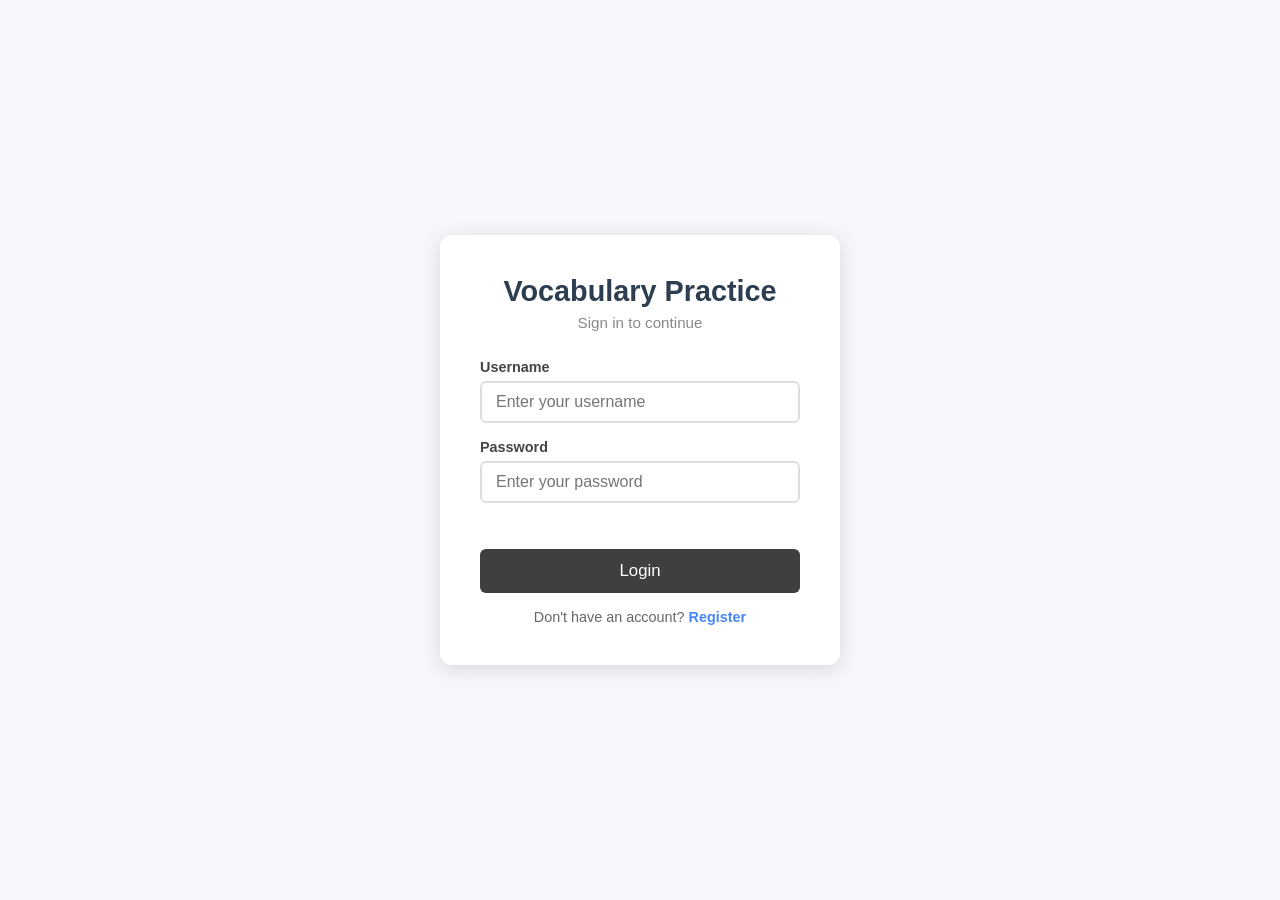
<file: admin/admin.html>
<!DOCTYPE html>
<html lang="en">

<head>
    <meta charset="UTF-8">
    <meta name="viewport" content="width=device-width, initial-scale=1.0">
    <link rel="stylesheet" href="admin.css">
    <title>Admin Panel</title>
</head>

<body onload="admin_onload()">

    <div id="admin-panel">
        <div class="sidebar">
            <h2>Admin</h2>
            <button class="tab-btn active" onclick="showTab('results')"> Results</button>
            <button class="tab-btn" onclick="showTab('createquiz')"> Create Quiz</button>
            <button class="tab-btn return-btn" onclick="adminLogout()">← Logout</button>
        </div>

        <div class="main">

            <!-- Results Tab -->
            <div id="tab-results" class="tab-content">
                <div class="tab-header">
                    <h2>Student Results</h2>
                    <button class="danger-btn" onclick="clearResults()">Clear All Results</button>
                </div>
                <div class="filters">
                    <input type="text" id="filter-name" placeholder="Filter by name..." oninput="renderTable()" />
                    <select id="filter-test" onchange="renderTable()">
                        <option value="">All Test Types</option>
                        <option value="Word Test">Word Test</option>
                        <option value="Definition Test">Definition Test</option>
                        <option value="Spelling Test">Spelling Test</option>
                        <option value="Synonym Test">Synonym Test</option>
                        <option value="Antonym Test">Antonym Test</option>
                        <option value="RPS Test">RPS Test</option>
                    </select>
                    <input type="text" id="filter-lesson" placeholder="Filter by lesson..." oninput="renderTable()" />
                    <input type="text" id="filter-class" placeholder="Filter by class..." oninput="renderTable()" />
                </div>
                <div class="table-wrapper">
                    <table id="results-table">
                        <thead>
                            <tr>
                                <th onclick="sortBy('name')">Name ↕</th>
                                <th onclick="sortBy('class')">Class ↕</th>
                                <th onclick="sortBy('testType')">Test Type ↕</th>
                                <th onclick="sortBy('lessons')">Lesson(s) ↕</th>
                                <th onclick="sortBy('score')">Score ↕</th>
                                <th onclick="sortBy('date')">Date & Time ↕</th>
                            </tr>
                        </thead>
                        <tbody id="results-body"></tbody>
                    </table>
                    <p id="no-results" style="display:none; text-align:center; color:#888; margin-top:30px;">No results found.</p>
                </div>
                <div class="summary" id="summary"></div>
            </div>

            <!-- Create Quiz Tab -->
            <div id="tab-createquiz" class="tab-content" style="display:none;">
                <div class="tab-header">
                    <h2>Create / Edit Quiz</h2>
                </div>

                <div class="sub-tabs">
                    <button class="sub-tab-btn active" onclick="showSubTab('addword')">Add / Edit Word</button>
                    <button class="sub-tab-btn" onclick="showSubTab('addrps')">Add / Edit RPS</button>
                    <button class="sub-tab-btn" onclick="showSubTab('delete')">Delete</button>
                    <button class="sub-tab-btn" onclick="showSubTab('manage')">Manage Lessons</button>
                </div>

                <!-- Add / Edit Word -->
                <div id="subtab-addword" class="sub-tab-content">
                    <h3>Add / Edit Word</h3>
                    <div class="form-grid">
                        <div class="form-row">
                            <label>Lesson Number</label>
                            <input type="text" id="aw-lesson" placeholder="e.g. 12 or 13 (new)" />
                        </div>
                        <div class="form-row">
                            <label>Word</label>
                            <input type="text" id="aw-word" placeholder="e.g. deluge" />
                        </div>
                        <div class="form-row">
                            <label>Part of Speech</label>
                            <input type="text" id="aw-ps" placeholder="e.g. noun" />
                        </div>
                        <div class="form-row">
                            <label>Definition</label>
                            <input type="text" id="aw-def" placeholder="e.g. a flood; an overwhelming rush" />
                        </div>
                        <div class="form-row">
                            <label>Example Sentence</label>
                            <input type="text" id="aw-ex" placeholder="Use ____ where the word goes" />
                        </div>
                        <div class="form-row">
                            <label>Synonyms</label>
                            <input type="text" id="aw-syn" placeholder="comma separated e.g. inundation, surge" />
                        </div>
                        <div class="form-row">
                            <label>Antonyms</label>
                            <input type="text" id="aw-ant" placeholder="comma separated e.g. drought, dearth" />
                        </div>
                    </div>
                    <p class="form-error" id="aw-error"></p>
                    <p class="form-success" id="aw-success"></p>
                    <div class="form-buttons">
                        <button onclick="saveWord()">Save Word</button>
                        <button class="secondary-btn" onclick="loadWordForEdit()">Load Word to Edit</button>
                    </div>
                </div>

                <!-- Add / Edit RPS -->
                <div id="subtab-addrps" class="sub-tab-content" style="display:none;">
                    <h3>Add / Edit RPS</h3>
                    <div class="form-grid">
                        <div class="form-row">
                            <label>Lesson Number</label>
                            <input type="text" id="rps-lesson" placeholder="e.g. 12 or 13 (new)" />
                        </div>
                        <div class="form-row">
                            <label>Type</label>
                            <select id="rps-type">
                                <option value="roots">Root</option>
                                <option value="prefixes">Prefix</option>
                                <option value="suffixes">Suffix</option>
                            </select>
                        </div>
                        <div class="form-row">
                            <label>Term</label>
                            <input type="text" id="rps-term" placeholder="e.g. patr" />
                        </div>
                        <div class="form-row">
                            <label>Meaning</label>
                            <input type="text" id="rps-meaning" placeholder="e.g. father" />
                        </div>
                    </div>
                    <p class="form-error" id="rps-error"></p>
                    <p class="form-success" id="rps-success"></p>
                    <button onclick="saveRPS()">Save RPS Entry</button>
                </div>

                <!-- Delete -->
                <div id="subtab-delete" class="sub-tab-content" style="display:none;">
                    <h3>Delete Entry</h3>
                    <div class="form-grid">
                        <div class="form-row">
                            <label>Lesson Number</label>
                            <input type="text" id="del-lesson" placeholder="e.g. 12" oninput="populateDeleteOptions()" />
                        </div>
                        <div class="form-row">
                            <label>Type</label>
                            <select id="del-type" onchange="populateDeleteOptions()">
                                <option value="word">Word</option>
                                <option value="rps">RPS Entry</option>
                            </select>
                        </div>
                        <div class="form-row">
                            <label>Entry</label>
                            <select id="del-entry">
                                <option value="">-- enter lesson number first --</option>
                            </select>
                        </div>
                    </div>
                    <p class="form-error" id="del-error"></p>
                    <p class="form-success" id="del-success"></p>
                    <button class="danger-btn" onclick="deleteEntry()">Delete Entry</button>
                </div>

                <!-- Manage Lessons -->
                <div id="subtab-manage" class="sub-tab-content" style="display:none;">
                    <h3>Manage Lessons</h3>
                    <p style="color:#666; margin-bottom:16px;">Locally added lessons can be deleted. Lessons from lessondata.js cannot.</p>
                    <div id="manage-lessons-list"></div>
                </div>

            </div>

        </div>
    </div>

    <script src="../lessondata.js"></script>
    <script src="../shared/api.js"></script>
    <script src="admin.js"></script>
</body>

</html>
</file>
<file: admin/admin.css>
* {
    margin: 0;
    padding: 0;
    box-sizing: border-box;
}

body {
    font-family: Arial, sans-serif;
    background-color: #f4f7fa;
    color: #333;
}

/* ── Layout ── */
#admin-panel {
    display: flex;
    height: 100vh;
}

.sidebar {
    width: 200px;
    background: #2C74B3;
    display: flex;
    flex-direction: column;
    padding: 20px 0;
    gap: 6px;
    flex-shrink: 0;
}

.sidebar h2 {
    color: white;
    text-align: center;
    margin-bottom: 20px;
    font-size: 1.3em;
    letter-spacing: 1px;
}

.tab-btn {
    background: none;
    border: none;
    color: #ccc;
    padding: 12px 20px;
    font-size: 0.95em;
    cursor: pointer;
    text-align: left;
    border-left: 3px solid transparent;
    transition: background 0.2s, color 0.2s;
    width: 100%;
    border-radius: 0;
}

.tab-btn:hover {
    background: #144272;
    color: white;
    transform: none;
}

.tab-btn.active {
    background: #144272;
    color: white;
    border-left: 3px solid #81A6C6;
}

.return-btn {
    margin-top: auto;
    color: #ffffff;
}

.main {
    flex: 1;
    padding: 30px;
    overflow-y: auto;
}

/* ── Tab Content ── */
.tab-header {
    display: flex;
    align-items: center;
    justify-content: space-between;
    margin-bottom: 20px;
}

.tab-header h2 {
    font-size: 1.6em;
    color: #2c3e50;
}

/* ── Filters ── */
.filters {
    display: flex;
    gap: 12px;
    margin-bottom: 20px;
    flex-wrap: wrap;
}

.filters input,
.filters select {
    padding: 8px 12px;
    border: 1px solid #ccc;
    border-radius: 5px;
    font-size: 0.95em;
    font-family: Arial, sans-serif;
    min-width: 160px;
}

/* ── Table ── */
.table-wrapper {
    background: white;
    border-radius: 8px;
    box-shadow: 0 2px 8px rgba(0,0,0,0.08);
    overflow: hidden;
}

table {
    width: 100%;
    border-collapse: collapse;
}

thead {
    background: #3f3f3f;
    color: white;
}

th {
    padding: 14px 16px;
    text-align: left;
    font-size: 0.9em;
    cursor: pointer;
    user-select: none;
    white-space: nowrap;
}

th:hover { background: #555; }

td {
    padding: 12px 16px;
    border-bottom: 1px solid #eee;
    font-size: 0.92em;
}

tbody tr:last-child td { border-bottom: none; }
tbody tr:hover { background: #f9f9f9; }

.score-cell { font-weight: bold; }
.score-high { color: #2e7d32; }
.score-mid  { color: #f57c00; }
.score-low  { color: #c62828; }

/* ── Summary ── */
.summary {
    margin-top: 16px;
    font-size: 0.9em;
    color: #666;
}

/* ── Buttons ── */
button {
    background-color: #81A6C6;
    color: white;
    border: none;
    padding: 10px 20px;
    border-radius: 5px;
    cursor: pointer;
    font-size: 0.95em;
    transition: background 0.3s, transform 0.2s;
    font-family: Arial, sans-serif;
}

button:hover {
    background: #45a049;
    transform: scale(1.02);
}

.danger-btn {
    background: #c62828;
    color: white;
    border: none;
    padding: 10px 18px;
    border-radius: 5px;
    cursor: pointer;
    font-size: 0.9em;
    transition: background 0.3s;
}

.danger-btn:hover {
    background: #e53935;
    transform: none;
}

.secondary-btn {
    background: #81A6C6;
}

.secondary-btn:hover {
    background: #70abde;
}

/* ── Sub Tabs ── */
.sub-tabs {
    display: flex;
    gap: 8px;
    margin-bottom: 24px;
    flex-wrap: wrap;
}

.sub-tab-btn {
    background: #81A6C6;
    color: #333;
    border: none;
    padding: 8px 16px;
    border-radius: 5px;
    cursor: pointer;
    font-size: 0.9em;
    transition: background 0.2s;
}

.sub-tab-btn:hover {
    background: #AACDDC;
    transform: none;
}

.sub-tab-btn.active {
    background: #81A6C6;
    color: white;
}

.sub-tab-content {
    background: white;
    border-radius: 8px;
    padding: 24px;
    box-shadow: 0 2px 8px rgba(0,0,0,0.08);
}

.sub-tab-content h3 {
    margin-bottom: 20px;
    font-size: 1.2em;
    color: #2c3e50;
}

/* ── Forms ── */
.form-grid {
    display: flex;
    flex-direction: column;
    gap: 14px;
    max-width: 500px;
    margin-bottom: 16px;
}

.form-row {
    display: flex;
    flex-direction: column;
    gap: 5px;
}

.form-row label {
    font-size: 0.88em;
    font-weight: bold;
    color: #444;
}

.form-row input,
.form-row select {
    padding: 9px 12px;
    border: 2px solid #ddd;
    border-radius: 5px;
    font-size: 0.95em;
    font-family: Arial, sans-serif;
    transition: border-color 0.3s;
    outline: none;
}

.form-row input:focus,
.form-row select:focus {
    border-color: #4586ff;
}

.form-buttons {
    display: flex;
    gap: 10px;
    margin-top: 6px;
}

.form-error {
    color: #c62828;
    font-size: 0.88em;
    min-height: 1.2em;
    margin-bottom: 8px;
}

.form-success {
    color: #2e7d32;
    font-size: 0.88em;
    min-height: 1.2em;
    margin-bottom: 8px;
}

/* ── Manage Lessons List ── */
.lesson-manage-card {
    background: #f9f9f9;
    border: 1px solid #ddd;
    border-radius: 6px;
    padding: 14px 18px;
    margin-bottom: 10px;
    display: flex;
    align-items: center;
    justify-content: space-between;
}

.lesson-manage-card span {
    font-weight: bold;
    font-size: 1em;
}

.lesson-manage-card .word-count {
    font-size: 0.85em;
    color: #888;
    margin-left: 10px;
}

.lesson-local-badge {
    background: #e8f5e9;
    color: #2e7d32;
    font-size: 0.78em;
    padding: 2px 8px;
    border-radius: 10px;
    margin-left: 8px;
}

/* ── Sub Tabs ── */
.sub-tabs {
    display: flex;
    gap: 8px;
    margin-bottom: 24px;
    flex-wrap: wrap;
}

.sub-tab-btn {
    background: #eee;
    color: #333;
    border: none;
    padding: 8px 16px;
    border-radius: 5px;
    cursor: pointer;
    font-size: 0.9em;
    transition: background 0.2s;
    width: auto;
    height: auto;
}

.sub-tab-btn:hover {
    background: #81A6C6;
    transform: none;
}

.sub-tab-btn.active {
    background: #81A6C6;
    color: white;
}

.sub-tab-content h3 {
    font-size: 1.2em;
    margin-bottom: 16px;
    color: #2c3e50;
}

/* ── Forms ── */
.form-grid {
    display: flex;
    flex-direction: column;
    gap: 12px;
    max-width: 600px;
    margin-bottom: 16px;
}

.form-row {
    display: flex;
    flex-direction: column;
    gap: 4px;
}

.form-row label {
    font-size: 0.88em;
    font-weight: bold;
    color: #444;
}

.form-row input,
.form-row select {
    padding: 9px 12px;
    border: 1px solid #ccc;
    border-radius: 5px;
    font-size: 0.95em;
    font-family: Arial, sans-serif;
    outline: none;
    transition: border-color 0.2s;
}

.form-row input:focus,
.form-row select:focus {
    border-color: #4586ff;
}

.form-error {
    color: #c62828;
    font-size: 0.88em;
    min-height: 1.2em;
    margin-bottom: 8px;
}

.form-success {
    color: #2e7d32;
    font-size: 0.88em;
    min-height: 1.2em;
    margin-bottom: 8px;
}

.form-buttons {
    display: flex;
    gap: 10px;
    margin-top: 4px;
}

.secondary-btn {
    background: #AACDDC !important;
}

.secondary-btn:hover {
    background: #82bbd3 !important;
}

/* ── Manage Lessons ── */
.manage-row {
    background: white;
    border: 1px solid #ddd;
    border-radius: 6px;
    padding: 12px 16px;
    margin-bottom: 10px;
    display: flex;
    align-items: center;
    gap: 16px;
    max-width: 600px;
}

.manage-label {
    font-weight: bold;
    font-size: 1em;
    flex: 1;
}

.manage-counts {
    font-size: 0.85em;
    color: #888;
}

.local-badge {
    background: #e8f5e9;
    color: #2e7d32;
    font-size: 0.75em;
    padding: 2px 8px;
    border-radius: 10px;
    margin-left: 8px;
    font-weight: normal;
}

.small-btn {
    padding: 6px 12px !important;
    font-size: 0.82em !important;
    height: auto !important;
    width: auto !important;
}
</file>
<file: lessons/lessons.css>
.container {
    justify-content: center;
    gap: 20px;
    flex-wrap: wrap;
    position: relative;
}

.link-box {
    background-color: #3f3f3f;
    color: white;
    border: none;
    width: 230px;
    height: 20px;
    padding: 20px;
    font-size: 1.1em;
    border-radius: 5px;
    cursor: pointer;
    transition: background-color 0.3s ease, transform 0.2s ease;
    display: flex;
    justify-content: center;
    align-items: center;
    white-space: nowrap;
    margin: 20px;
    text-decoration: none;
}

.link-box a {
    text-decoration: none;
    color: #2C74B3;
    font-weight: bold;
}

.link-box:hover {
    background-color: #555;
    transform: scale(1.05);
}

#title {
    text-align: center;
    margin-top: 50px;
    margin-bottom: -70px;
}

body {
    font-family: Arial, sans-serif;
}

#word-container {
    display: flex;
    flex-wrap: wrap;
    gap: 15px;
    margin-top: 20px;
}

.word-box {
    border: 1px solid #ddd;
    padding: 15px;
    background-color: #f9f9f9;
    border-radius: 5px;
    width: 250px;
    box-shadow: 0 2px 5px rgba(0, 0, 0, 0.1);
    transition: transform 0.2s ease;
}

.word-box h3 {
    font-size: 18px;
    margin: 0 0 10px;
    color: #333;
}

.word-box p {
    margin: 5px 0;
    font-size: 14px;
    color: #555555;
}

.word-box p:first-child {
    font-weight: bold;
}

.word-box:hover {
    transform: scale(1.05);
    box-shadow: 0 4px 10px rgba(0, 0, 0, 0.2);
}

button {
    background-color: #3f3f3f;
    color: white;
    border: none;
    padding: 12px 24px;
    font-size: 1.1em;
    border-radius: 5px;
    cursor: pointer;
    transition: background-color 0.3s ease, transform 0.2s ease;
    margin: 20px;
    width: 270px;
    height: 55px;
    position: fixed;
    bottom: 5px;
}

button:hover {
    background-color: #45a049;
    transform: scale(1.05);
}

button:focus {
    outline: none;
}

.maincontainer {
    display: flex;
}

.container h2 {
    padding-left: 20px;
}


/* RPS Section */

.rps-main-header {
    margin-top: 40px;
    margin-bottom: 5px;
    font-size: 1.3em;
    color: #2c3e50;
}

.rps-section-header {
    width: 100%;
    font-size: 1em;
    text-transform: uppercase;
    letter-spacing: 1px;
    color: #888;
    margin-top: 20px;
    margin-bottom: 5px;
    border-bottom: 1px solid #ddd;
    padding-bottom: 4px;
}

#rps-container {
    display: flex;
    flex-wrap: wrap;
    gap: 15px;
    margin-top: 10px;
    margin-bottom: 40px;
    align-items: flex-start;
}

.rps-box {
    width: 180px;
    background-color: #eef6ff;
    border: 1px solid #b3d4f5;
}

.rps-box h3 {
    color: #1a4f8a;
    font-size: 16px;
}

.rps-box p {
    color: #444;
}
</file>
<file: login/login.css>
* {
    margin: 0;
    padding: 0;
    box-sizing: border-box;
}
 
body {
    font-family: 'Segoe UI', Tahoma, Geneva, Verdana, sans-serif;
    background-color: #f5f7fa;
    display: flex;
    align-items: center;
    justify-content: center;
    height: 100vh;
}
 
.login-wrapper {
    width: 100%;
    display: flex;
    align-items: center;
    justify-content: center;
    padding: 20px;
}
 
.card {
    background: white;
    padding: 40px;
    border-radius: 12px;
    box-shadow: 0 4px 20px rgba(0, 0, 0, 0.12);
    width: 100%;
    max-width: 400px;
}
 
.card h1 {
    font-size: 1.8em;
    color: #2c3e50;
    margin-bottom: 6px;
    text-align: center;
}
 
.subtitle {
    text-align: center;
    color: #888;
    font-size: 0.95em;
    margin-bottom: 28px;
}
 
.form-group {
    margin-bottom: 16px;
}
 
.form-group label {
    display: block;
    font-size: 0.9em;
    font-weight: bold;
    color: #444;
    margin-bottom: 6px;
}
 
.form-group input {
    width: 100%;
    padding: 10px 14px;
    border: 2px solid #ddd;
    border-radius: 6px;
    font-size: 1em;
    font-family: inherit;
    transition: border-color 0.3s;
    outline: none;
}
 
.form-group input:focus {
    border-color: #4586ff;
}
 
button {
    width: 100%;
    padding: 12px;
    background: #3f3f3f;
    color: white;
    border: none;
    border-radius: 6px;
    font-size: 1.05em;
    cursor: pointer;
    transition: background 0.3s, transform 0.2s;
    margin-top: 6px;
    font-family: inherit;
}
 
button:hover {
    background: #45a049;
    transform: scale(1.02);
}
 
.error {
    color: #c62828;
    font-size: 0.88em;
    min-height: 1.2em;
    margin-bottom: 8px;
    text-align: center;
}
 
.success {
    color: #2e7d32;
    font-size: 0.88em;
    min-height: 1.2em;
    margin-bottom: 8px;
    text-align: center;
}
 
.switch {
    text-align: center;
    margin-top: 16px;
    font-size: 0.9em;
    color: #666;
}
 
.switch a {
    color: #4586ff;
    text-decoration: none;
    font-weight: bold;
}
 
.switch a:hover {
    text-decoration: underline;
}
</file>
<file: lessons/learndef/learndefword.css>
* {
    margin: 0;
    padding: 0;
    box-sizing: border-box;
}

body {
    font-family: Arial, sans-serif;
    background-color: #f4f7fa;
    color: #333;
    display: flex;
    flex-direction: column;
    align-items: center;
    justify-content: center;
    height: 100vh;
    padding: 20px;
}

h1#title {
    font-size: 2.5em;
    margin-bottom: 20px;
    color: #151515;
}

#question {
    font-size: 1.5em;
    margin-bottom: 30px;
    color: #333;
    font-weight: bold;
}

#anwsers {
    display: flex;
    flex-direction: column;
    gap: 10px;
    margin-bottom: 20px;
}

button {
    background-color: #3f3f3f;
    color: white;
    border: none;
    padding: 12px 24px;
    font-size: 1.1em;
    border-radius: 5px;
    cursor: pointer;
    transition: background-color 0.3s ease, transform 0.2s ease;
}

button:hover {
    background-color: #45a049;
    transform: scale(1.05);
}

button:focus {
    outline: none;
}

#score {
    font-size: 1.2em;
    color: #4caf50;
    margin-bottom: 20px;
}

#done {
    display: none;
    text-align: center;
    margin-top: 20px;
}

#done p {
    font-size: 1.5em;
    color: #4caf50;
    margin-bottom: 20px;
}

#done button {
    background-color: #2C74B3;
    color: white;
    padding: 10px 20px;
    border: none;
    font-size: 1.2em;
    border-radius: 5px;
    cursor: pointer;
    transition: background-color 0.3s ease;
}

#done button:hover {
    background-color: #e64a19;
}
</file>
<file: lessons/RPSTest/RPS.css>
* {
    margin: 0;
    padding: 0;
    box-sizing: border-box;
}
 
body {
    font-family: Arial, sans-serif;
    background-color: #f4f7fa;
    color: #333;
    display: flex;
    flex-direction: column;
    align-items: center;
    justify-content: center;
    min-height: 100vh;
    padding: 20px;
}
 
h1#title {
    font-size: 2.5em;
    margin-bottom: 10px;
    color: #151515;
    text-align: center;
}
 
#question-type {
    font-size: 1em;
    color: #777;
    margin-bottom: 10px;
    text-transform: uppercase;
    letter-spacing: 1px;
}
 
#prompt {
    font-size: 1.5em;
    margin-bottom: 30px;
    color: #333;
    font-weight: bold;
    text-align: center;
    max-width: 600px;
}
 
#answers {
    display: flex;
    flex-direction: column;
    gap: 10px;
    margin-bottom: 20px;
    width: 100%;
    max-width: 420px;
}
 
#answers button {
    background-color: #3f3f3f;
    color: white;
    border: none;
    padding: 12px 24px;
    font-size: 1.1em;
    border-radius: 5px;
    cursor: pointer;
    transition: background-color 0.3s ease, transform 0.2s ease;
    width: 100%;
    text-align: left;
}
 
#answers button:hover {
    background-color: #555;
    transform: scale(1.02);
}
 
#answers button.correct {
    background-color: #4caf50;
}
 
#answers button.wrong {
    background-color: #e53935;
}
 
#answers button:disabled {
    cursor: default;
    transform: none;
}
 
.feedback {
    margin-top: 10px;
    font-weight: bold;
    font-size: 1.1em;
    min-height: 1.5em;
}
 
.score {
    margin-top: 10px;
    font-size: 1.2em;
    color: #333;
    text-align: center;
}
 
#done {
    text-align: center;
    margin-top: 20px;
}
 
#done p {
    font-size: 1.5em;
    color: #4caf50;
    margin-bottom: 20px;
}
 
.buttons {
    display: flex;
    gap: 10px;
    margin-top: 20px;
}
 
button {
    background-color: #3f3f3f;
    color: white;
    border: none;
    padding: 12px 24px;
    font-size: 1.1em;
    border-radius: 5px;
    cursor: pointer;
    transition: background-color 0.3s ease, transform 0.2s ease;
}
 
button:hover {
    background-color: #45a049;
    transform: scale(1.05);
}
 
button:focus {
    outline: none;
}
</file>
